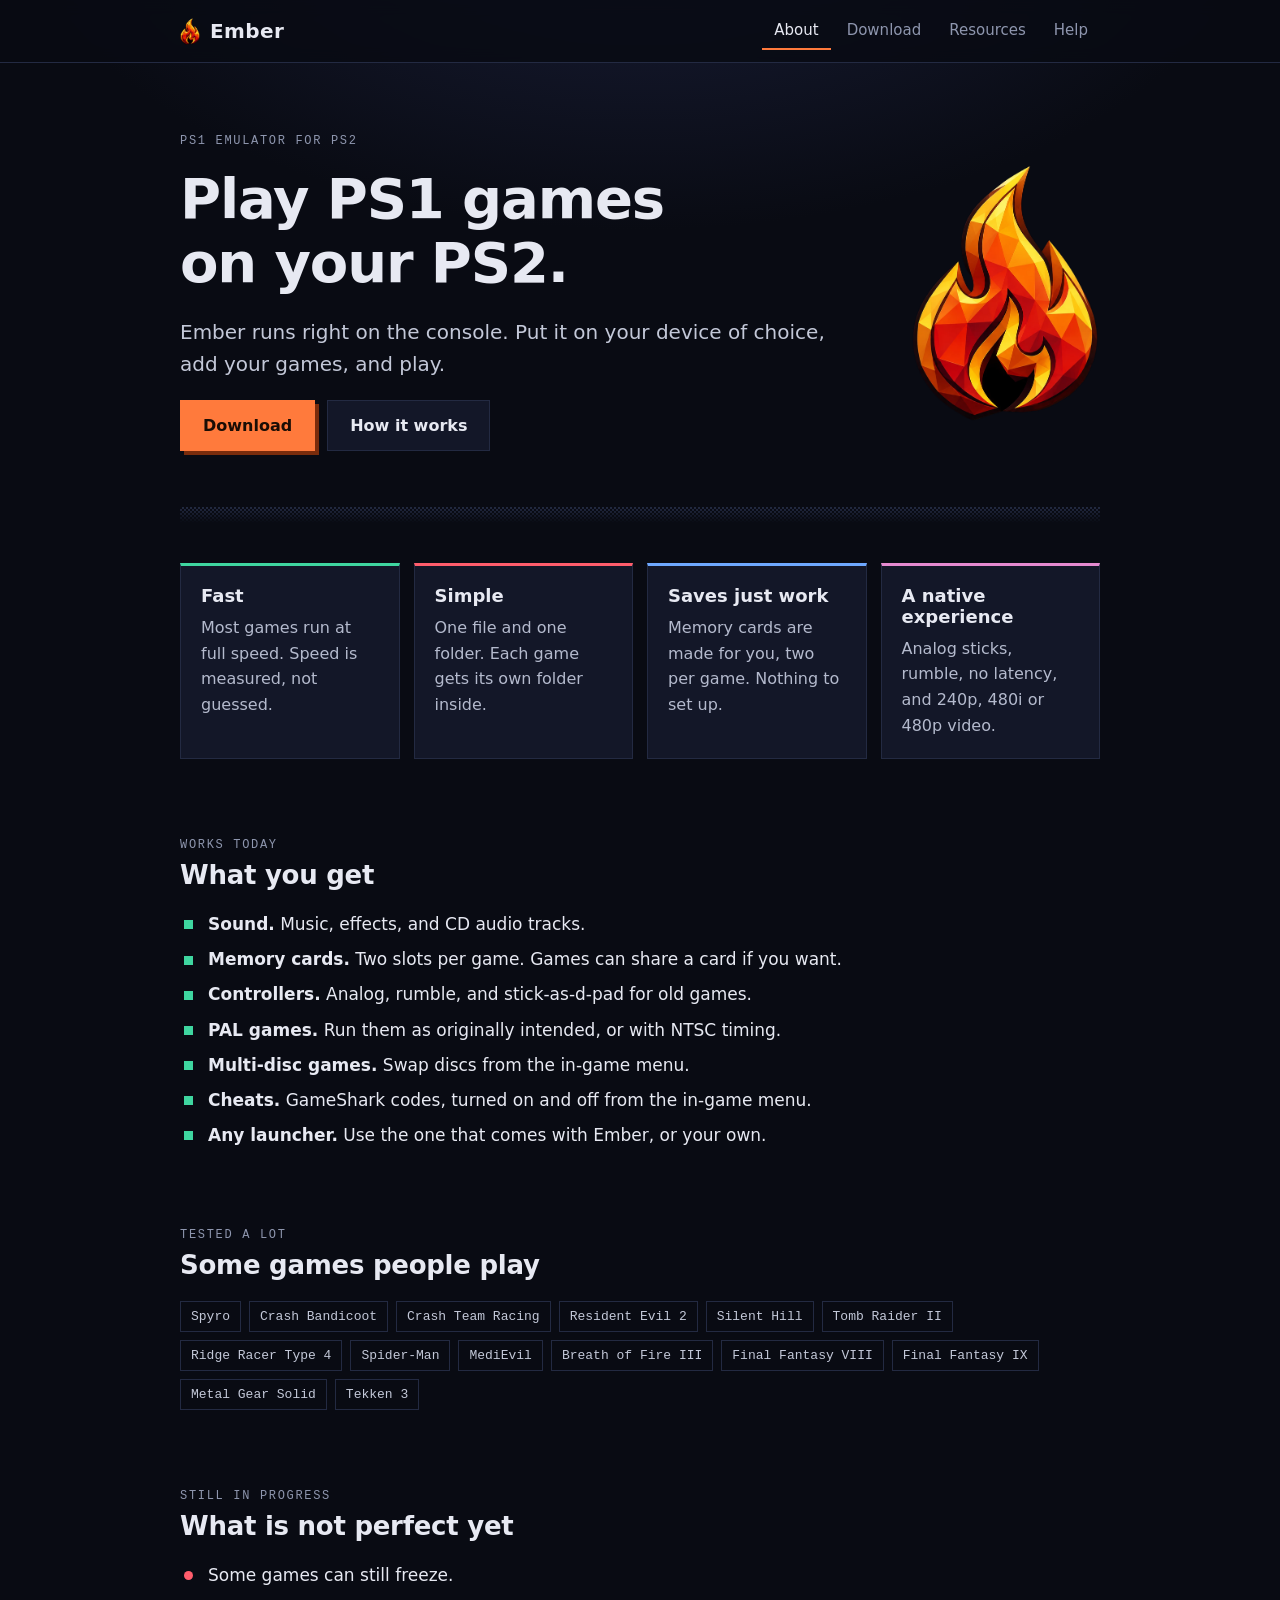
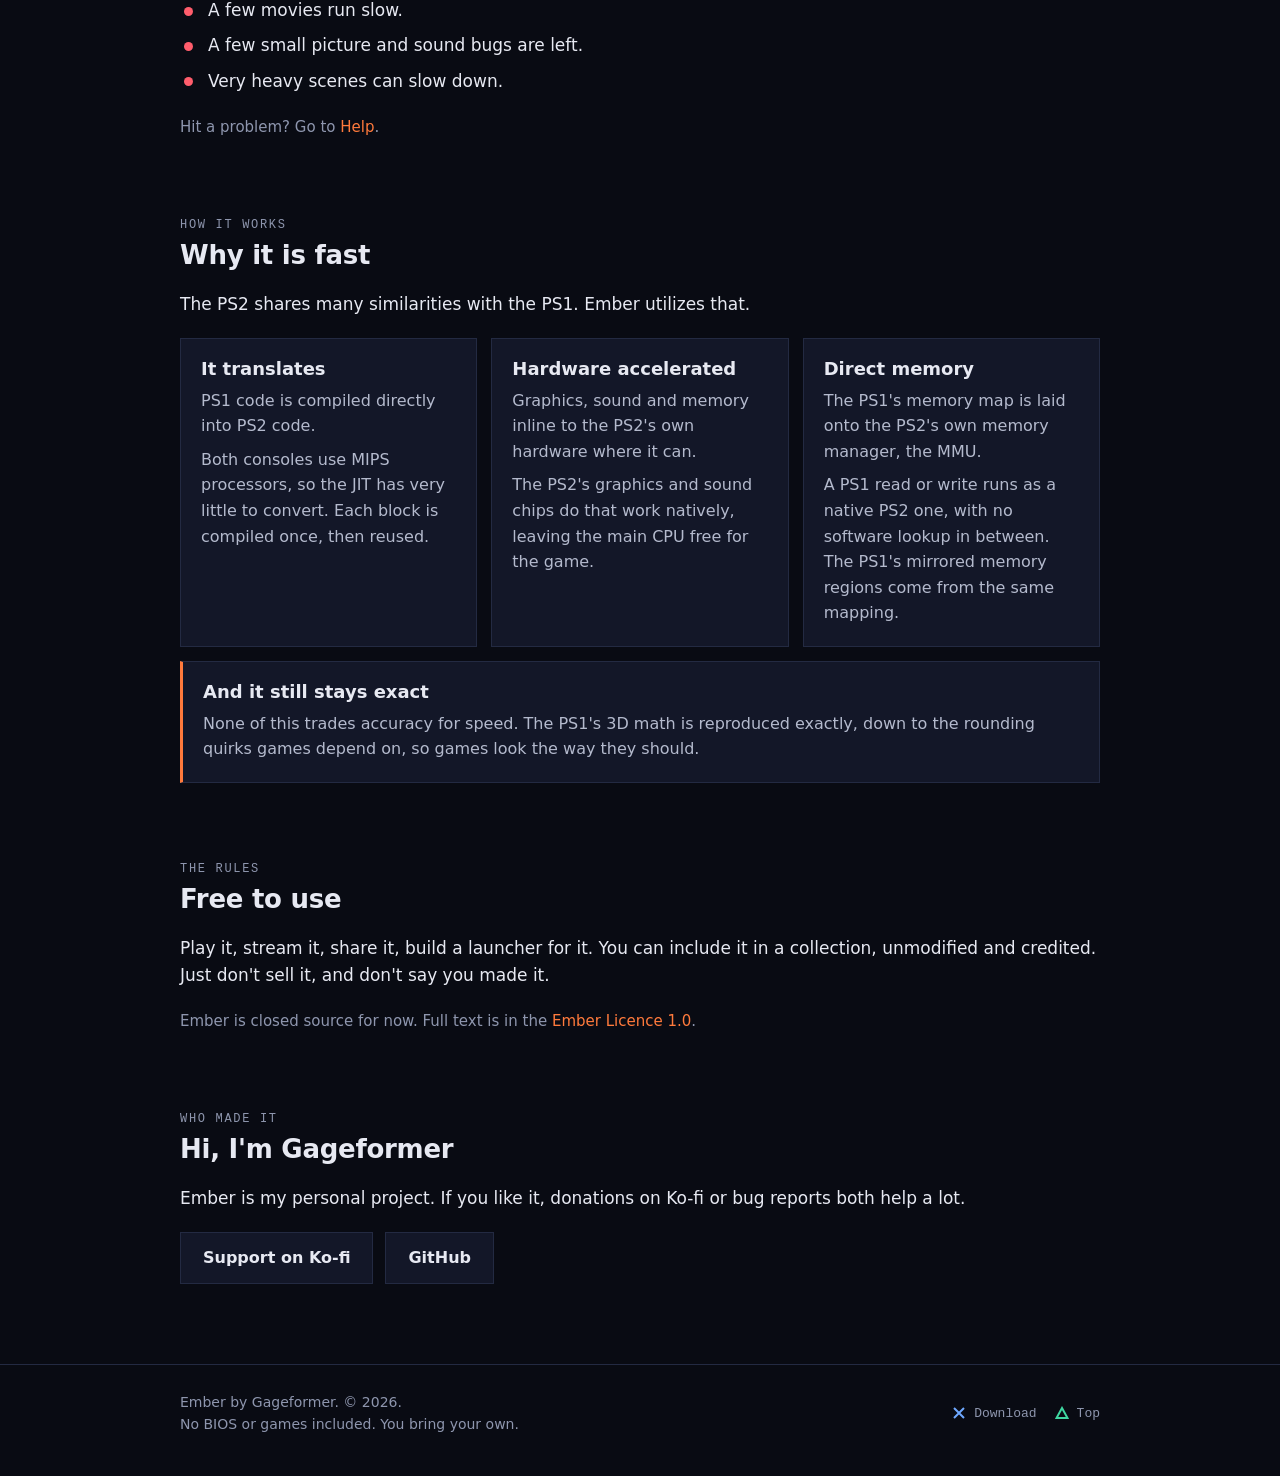
<file: index.html>
<!doctype html>
<html lang="en">
<head>
  <meta charset="utf-8">
  <meta name="viewport" content="width=device-width, initial-scale=1">
  <title>Ember — PS1 games on your PS2</title>
  <meta name="description" content="Ember is a PS1 emulator that runs on the PS2. Put it on your device of choice, add your games, and play.">
  <meta name="theme-color" content="#090b13">
  <link rel="icon" href="favicon.png?v=7" type="image/png">
  <link rel="stylesheet" href="style.css?v=6">
</head>
<body>

<header class="top">
  <div class="wrap">
    <a class="brand" href="index.html"><img src="logo.png?v=7" alt="" width="20" height="27">Ember</a>
    <nav class="nav">
      <a class="here" href="index.html">About</a>
      <a href="download.html">Download</a>
      <a href="resources.html">Resources</a>
      <a href="help.html">Help</a>
    </nav>
  </div>
</header>

<main class="wrap">

  <div class="hero">
    <div>
      <p class="label">PS1 emulator for PS2</p>
      <h1>Play PS1 games<br>on your PS2.</h1>
      <p class="lead">Ember runs right on the console. Put it on your device of choice, add your games, and play.</p>
      <div class="btns">
        <a class="btn go" href="download.html">Download</a>
        <a class="btn" href="#how">How it works</a>
      </div>
    </div>
    <img class="flame" src="logo.png?v=7" alt="Ember logo" width="190" height="260">
  </div>

  <div class="dither"></div>

  <section>
    <div class="grid">
      <div class="card t">
        <h3>Fast</h3>
        <p>Most games run at full speed. Speed is measured, not guessed.</p>
      </div>
      <div class="card c">
        <h3>Simple</h3>
        <p>One file and one folder. Each game gets its own folder inside.</p>
      </div>
      <div class="card x">
        <h3>Saves just work</h3>
        <p>Memory cards are made for you, two per game. Nothing to set up.</p>
      </div>
      <div class="card s">
        <h3>A native experience</h3>
        <p>Analog sticks, rumble, no latency, and 240p, 480i or 480p video.</p>
      </div>
    </div>
  </section>

  <section>
    <p class="label">Works today</p>
    <h2>What you get</h2>
    <ul class="ticks">
      <li><b>Sound.</b> Music, effects, and CD audio tracks.</li>
      <li><b>Memory cards.</b> Two slots per game. Games can share a card if you want.</li>
      <li><b>Controllers.</b> Analog, rumble, and stick-as-d-pad for old games.</li>
      <li><b>PAL games.</b> Run them as originally intended, or with NTSC timing.</li>
      <li><b>Multi-disc games.</b> Swap discs from the in-game menu.</li>
      <li><b>Cheats.</b> GameShark codes, turned on and off from the in-game menu.</li>
      <li><b>Any launcher.</b> Use the one that comes with Ember, or your own.</li>
    </ul>
  </section>

  <section>
    <p class="label">Tested a lot</p>
    <h2>Some games people play</h2>
    <ul class="chips">
      <li>Spyro</li>
      <li>Crash Bandicoot</li>
      <li>Crash Team Racing</li>
      <li>Resident Evil 2</li>
      <li>Silent Hill</li>
      <li>Tomb Raider II</li>
      <li>Ridge Racer Type 4</li>
      <li>Spider-Man</li>
      <li>MediEvil</li>
      <li>Breath of Fire III</li>
      <li>Final Fantasy VIII</li>
      <li>Final Fantasy IX</li>
      <li>Metal Gear Solid</li>
      <li>Tekken 3</li>
    </ul>
  </section>

  <section>
    <p class="label">Still in progress</p>
    <h2>What is not perfect yet</h2>
    <ul class="ticks warn">
      <li>Some games can still freeze.</li>
      <li>A few movies run slow.</li>
      <li>A few small picture and sound bugs are left.</li>
      <li>Very heavy scenes can slow down.</li>
    </ul>
    <p class="muted small">Hit a problem? Go to <a href="help.html">Help</a>.</p>
  </section>

  <section id="how">
    <p class="label">How it works</p>
    <h2>Why it is fast</h2>
    <p>The PS2 shares many similarities with the PS1. Ember utilizes that.</p>
    <div class="grid wide">
      <div class="card">
        <h3>It translates</h3>
        <p>PS1 code is compiled directly into PS2 code.</p>
        <p>Both consoles use MIPS processors, so the JIT has very little to convert. Each block is compiled once, then reused.</p>
      </div>
      <div class="card">
        <h3>Hardware accelerated</h3>
        <p>Graphics, sound and memory inline to the PS2's own hardware where it can.</p>
        <p>The PS2's graphics and sound chips do that work natively, leaving the main CPU free for the game.</p>
      </div>
      <div class="card">
        <h3>Direct memory</h3>
        <p>The PS1's memory map is laid onto the PS2's own memory manager, the MMU.</p>
        <p>A PS1 read or write runs as a native PS2 one, with no software lookup in between. The PS1's mirrored memory regions come from the same mapping.</p>
      </div>
    </div>
    <div class="card accent">
      <h3>And it still stays exact</h3>
      <p>None of this trades accuracy for speed. The PS1's 3D math is reproduced exactly, down to the rounding quirks games depend on, so games look the way they should.</p>
    </div>
  </section>

  <section>
    <p class="label">The rules</p>
    <h2>Free to use</h2>
    <p>Play it, stream it, share it, build a launcher for it. You can include it in a collection, unmodified and credited. Just don't sell it, and don't say you made it.</p>
    <p class="muted small">Ember is closed source for now. Full text is in the <a href="https://github.com/Gageformer/Ember/blob/main/LICENSE.txt">Ember Licence 1.0</a>.</p>
  </section>

  <section>
    <p class="label">Who made it</p>
    <h2>Hi, I'm Gageformer</h2>
    <p>Ember is my personal project. If you like it, donations on Ko-fi or bug reports both help a lot.</p>
    <div class="btns">
      <a class="btn" href="https://ko-fi.com/gageformer">Support on Ko-fi</a>
      <a class="btn" href="https://github.com/Gageformer/Ember">GitHub</a>
    </div>
  </section>

</main>

<footer class="foot">
  <div class="wrap">
    <div>
      <p>Ember by Gageformer. © 2026.</p>
      <p>No BIOS or games included. You bring your own.</p>
    </div>
    <div class="hints">
      <a href="download.html"><svg class="pad" viewBox="0 0 14 14" aria-hidden="true"><path d="M2 2l10 10M12 2L2 12" stroke="#6ea8ff" stroke-width="2" fill="none"/></svg>Download</a>
      <a href="#"><svg class="pad" viewBox="0 0 14 14" aria-hidden="true"><path d="M7 2l5.5 10h-11z" stroke="#3fd6a0" stroke-width="2" fill="none"/></svg>Top</a>
    </div>
  </div>
</footer>

</body>
</html>
</file>
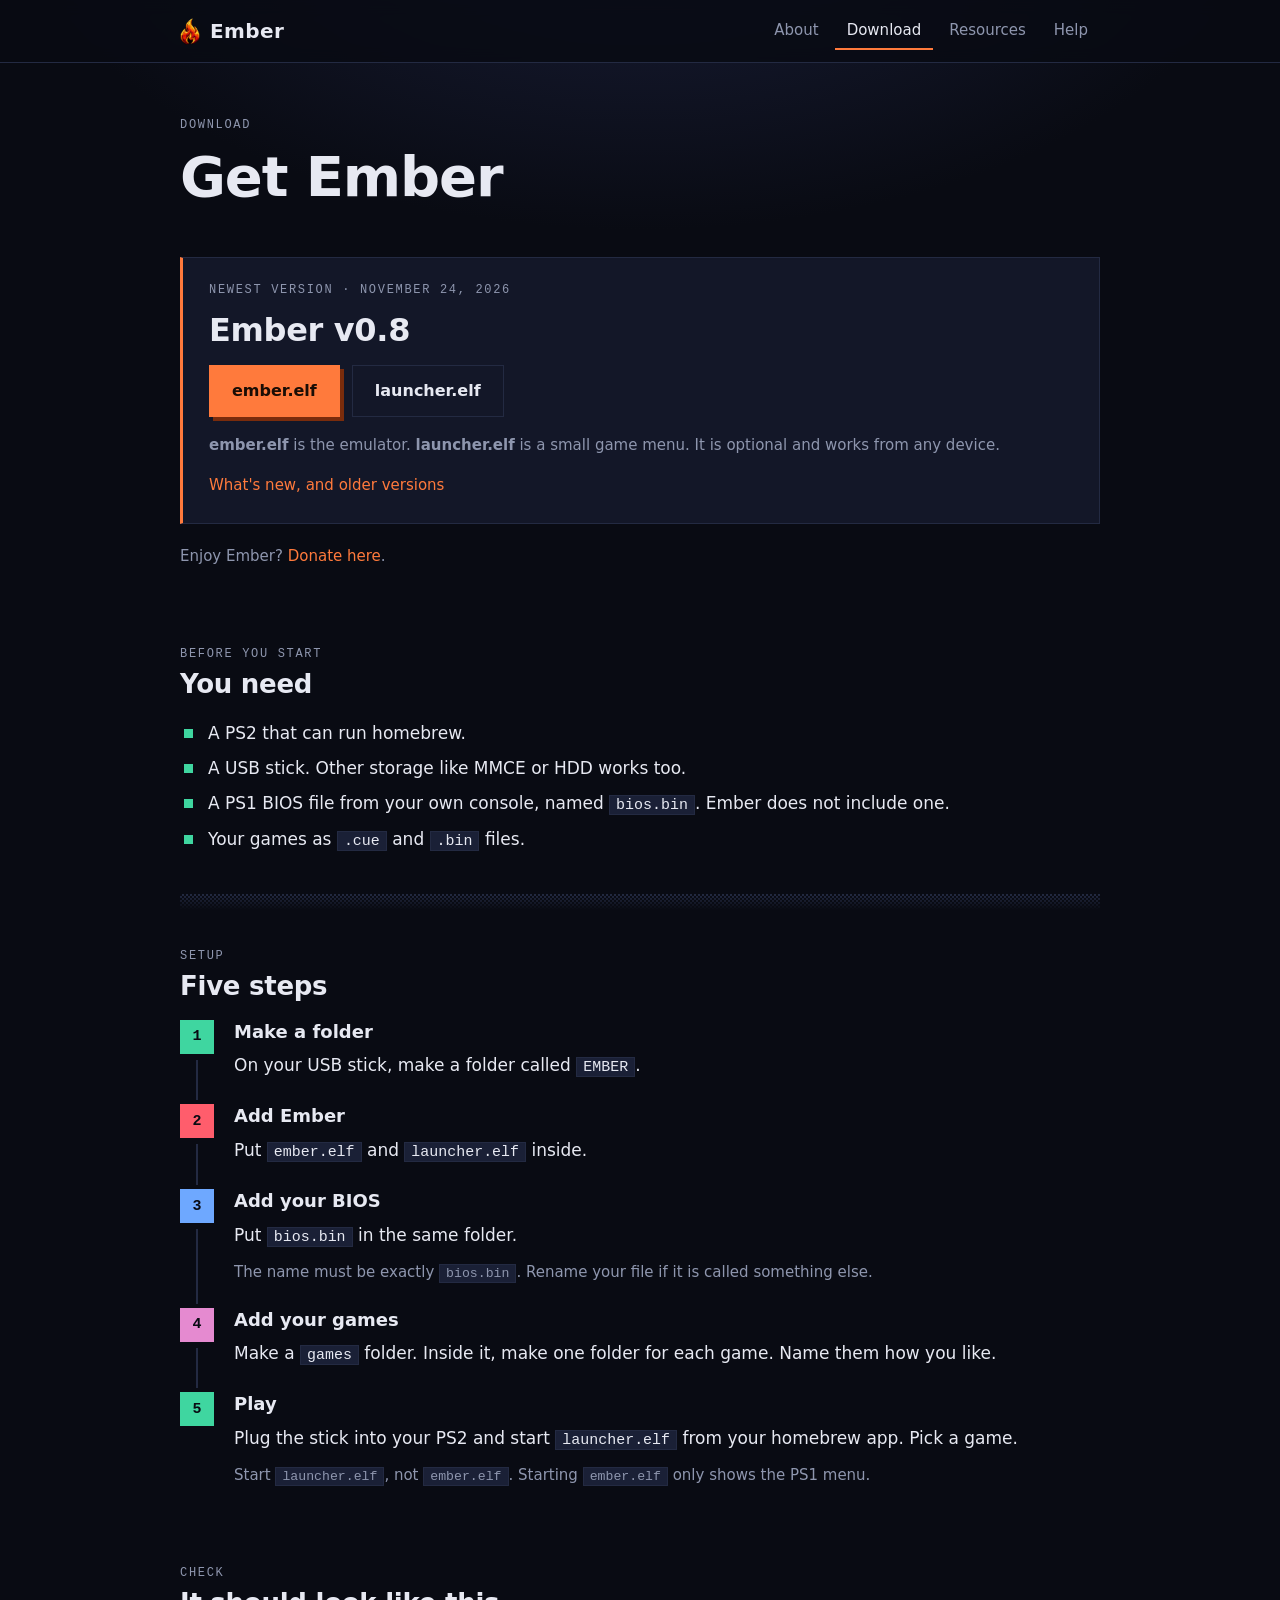
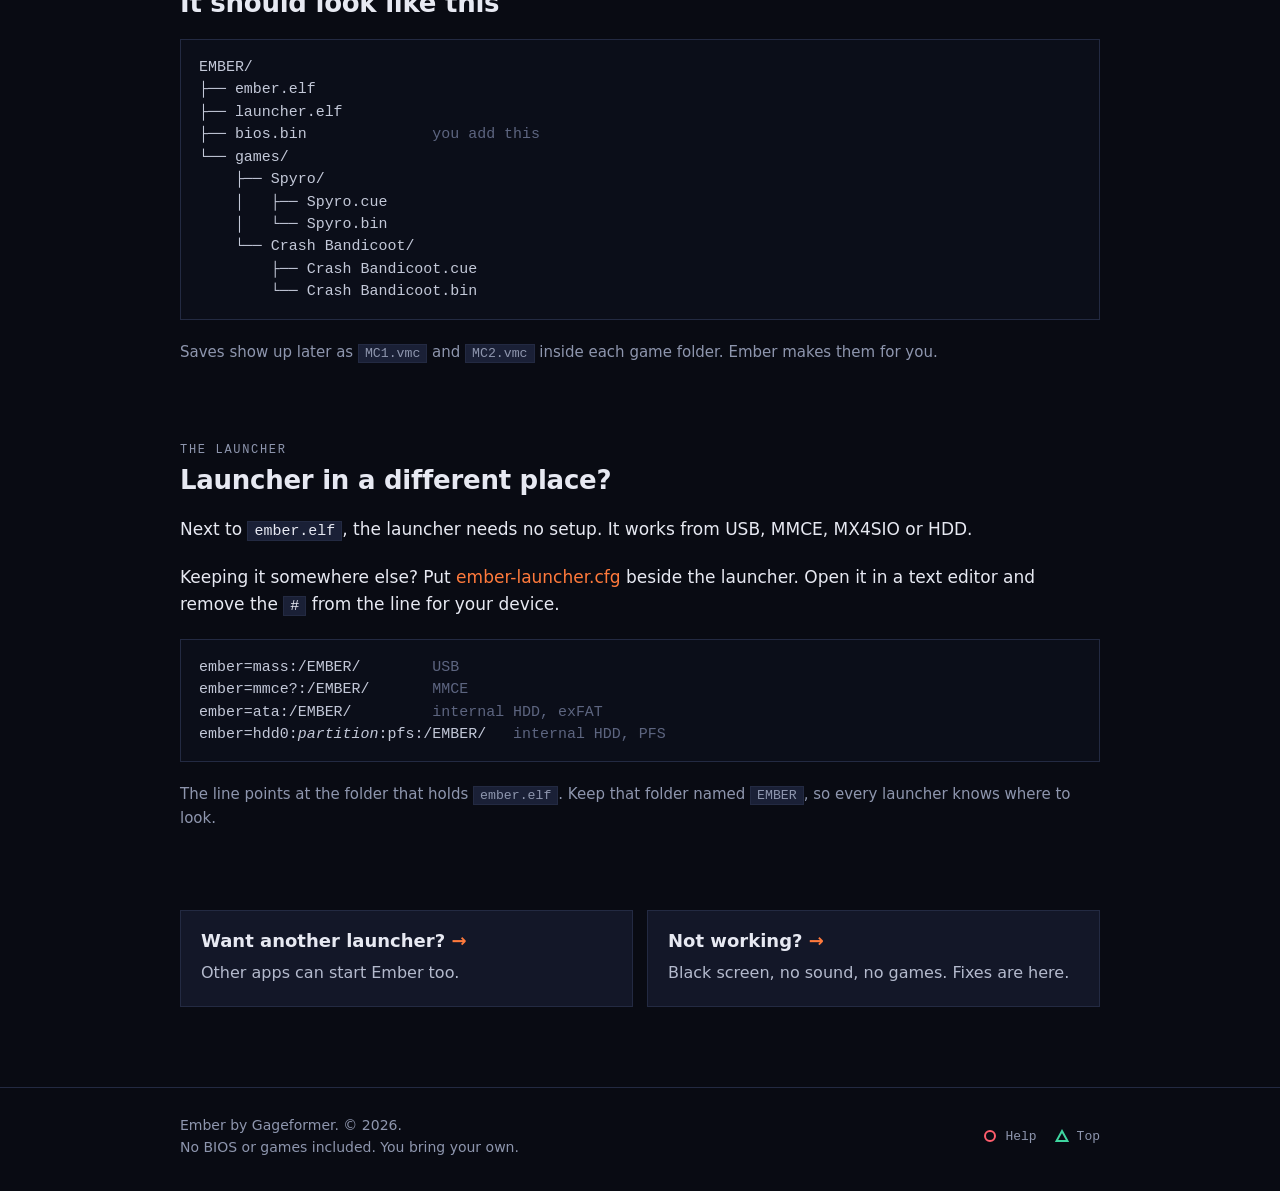
<file: download.html>
<!doctype html>
<html lang="en">
<head>
  <meta charset="utf-8">
  <meta name="viewport" content="width=device-width, initial-scale=1">
  <title>Download — Ember</title>
  <meta name="description" content="Download Ember and set it up on your PS2 in five steps.">
  <meta name="theme-color" content="#090b13">
  <link rel="icon" href="favicon.png?v=7" type="image/png">
  <link rel="stylesheet" href="style.css?v=6">
</head>
<body>

<header class="top">
  <div class="wrap">
    <a class="brand" href="index.html"><img src="logo.png?v=7" alt="" width="20" height="27">Ember</a>
    <nav class="nav">
      <a href="index.html">About</a>
      <a class="here" href="download.html">Download</a>
      <a href="resources.html">Resources</a>
      <a href="help.html">Help</a>
    </nav>
  </div>
</header>

<main class="wrap">

  <div class="page-head">
    <p class="label">Download</p>
    <h1>Get Ember</h1>
  </div>

  <section>
    <div class="release">
      <p class="label">Newest version · <span data-release-date>November 24, 2026</span></p>
      <h2 data-release-name>Ember v0.8</h2>
      <div class="btns">
        <a class="btn go" data-dl="ember.elf" href="https://github.com/Gageformer/Ember/releases/download/v0.8/ember.elf">ember.elf</a>
        <a class="btn" href="https://github.com/Gageformer/Ember/releases/download/Launcher/launcher.elf">launcher.elf</a>
      </div>
      <p class="muted small"><b>ember.elf</b> is the emulator. <b>launcher.elf</b> is a small game menu. It is optional and works from any device.</p>
      <p class="small"><a href="https://github.com/Gageformer/Ember/releases">What's new, and older versions</a></p>
    </div>
    <p class="muted small">Enjoy Ember? <a href="https://ko-fi.com/gageformer">Donate here</a>.</p>
  </section>

  <section>
    <p class="label">Before you start</p>
    <h2>You need</h2>
    <ul class="ticks">
      <li>A PS2 that can run homebrew.</li>
      <li>A USB stick. Other storage like MMCE or HDD works too.</li>
      <li>A PS1 BIOS file from your own console, named <code>bios.bin</code>. Ember does not include one.</li>
      <li>Your games as <code>.cue</code> and <code>.bin</code> files.</li>
    </ul>
  </section>

  <div class="dither"></div>

  <section>
    <p class="label">Setup</p>
    <h2>Five steps</h2>
    <ol class="steps">
      <li>
        <h3>Make a folder</h3>
        <p>On your USB stick, make a folder called <code>EMBER</code>.</p>
      </li>
      <li>
        <h3>Add Ember</h3>
        <p>Put <code>ember.elf</code> and <code>launcher.elf</code> inside.</p>
      </li>
      <li>
        <h3>Add your BIOS</h3>
        <p>Put <code>bios.bin</code> in the same folder.</p>
        <p class="muted small">The name must be exactly <code>bios.bin</code>. Rename your file if it is called something else.</p>
      </li>
      <li>
        <h3>Add your games</h3>
        <p>Make a <code>games</code> folder. Inside it, make one folder for each game. Name them how you like.</p>
      </li>
      <li>
        <h3>Play</h3>
        <p>Plug the stick into your PS2 and start <code>launcher.elf</code> from your homebrew app. Pick a game.</p>
        <p class="muted small">Start <code>launcher.elf</code>, not <code>ember.elf</code>. Starting <code>ember.elf</code> only shows the PS1 menu.</p>
      </li>
    </ol>
  </section>

  <section>
    <p class="label">Check</p>
    <h2>It should look like this</h2>
<pre>EMBER/
├── ember.elf
├── launcher.elf
├── bios.bin              <span class="dim">you add this</span>
└── games/
    ├── Spyro/
    │   ├── Spyro.cue
    │   └── Spyro.bin
    └── Crash Bandicoot/
        ├── Crash Bandicoot.cue
        └── Crash Bandicoot.bin</pre>
    <p class="muted small">Saves show up later as <code>MC1.vmc</code> and <code>MC2.vmc</code> inside each game folder. Ember makes them for you.</p>
  </section>

  <section id="launcher">
    <p class="label">The launcher</p>
    <h2>Launcher in a different place?</h2>
    <p>Next to <code>ember.elf</code>, the launcher needs no setup. It works from USB, MMCE, MX4SIO or HDD.</p>
    <p>Keeping it somewhere else? Put <a href="https://github.com/Gageformer/Ember/releases/download/Launcher/ember-launcher.cfg">ember-launcher.cfg</a> beside the launcher. Open it in a text editor and remove the <code>#</code> from the line for your device.</p>
<pre>ember=mass:/EMBER/        <span class="dim">USB</span>
ember=mmce?:/EMBER/       <span class="dim">MMCE</span>
ember=ata:/EMBER/         <span class="dim">internal HDD, exFAT</span>
ember=hdd0:<i>partition</i>:pfs:/EMBER/   <span class="dim">internal HDD, PFS</span></pre>
    <p class="muted small">The line points at the folder that holds <code>ember.elf</code>. Keep that folder named <code>EMBER</code>, so every launcher knows where to look.</p>
  </section>

  <section>
    <div class="grid">
      <a class="card" href="resources.html">
        <h3>Want another launcher?</h3>
        <p>Other apps can start Ember too.</p>
      </a>
      <a class="card" href="help.html">
        <h3>Not working?</h3>
        <p>Black screen, no sound, no games. Fixes are here.</p>
      </a>
    </div>
  </section>

</main>

<footer class="foot">
  <div class="wrap">
    <div>
      <p>Ember by Gageformer. © 2026.</p>
      <p>No BIOS or games included. You bring your own.</p>
    </div>
    <div class="hints">
      <a href="help.html"><svg class="pad" viewBox="0 0 14 14" aria-hidden="true"><circle cx="7" cy="7" r="5" stroke="#ff5d6c" stroke-width="2" fill="none"/></svg>Help</a>
      <a href="#"><svg class="pad" viewBox="0 0 14 14" aria-hidden="true"><path d="M7 2l5.5 10h-11z" stroke="#3fd6a0" stroke-width="2" fill="none"/></svg>Top</a>
    </div>
  </div>
</footer>

<script src="main.js?v=3"></script>
</body>
</html>
</file>
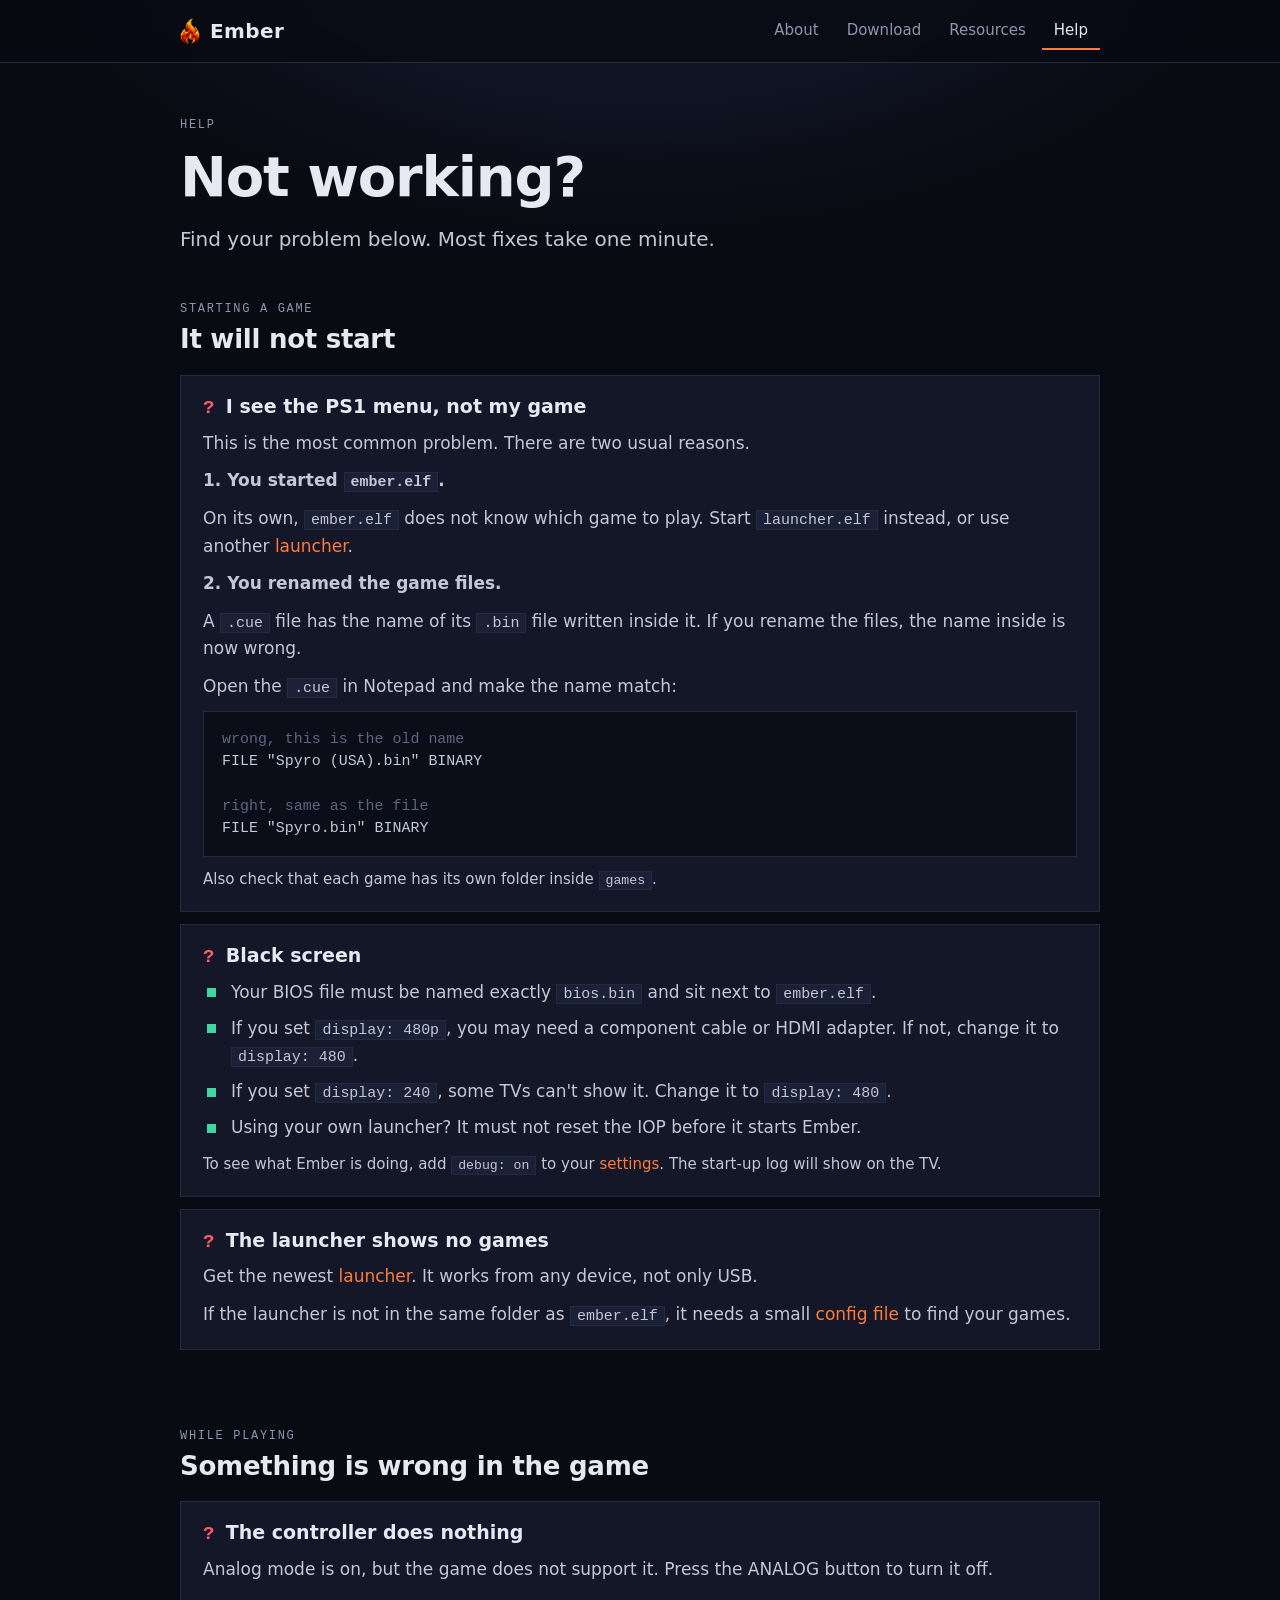
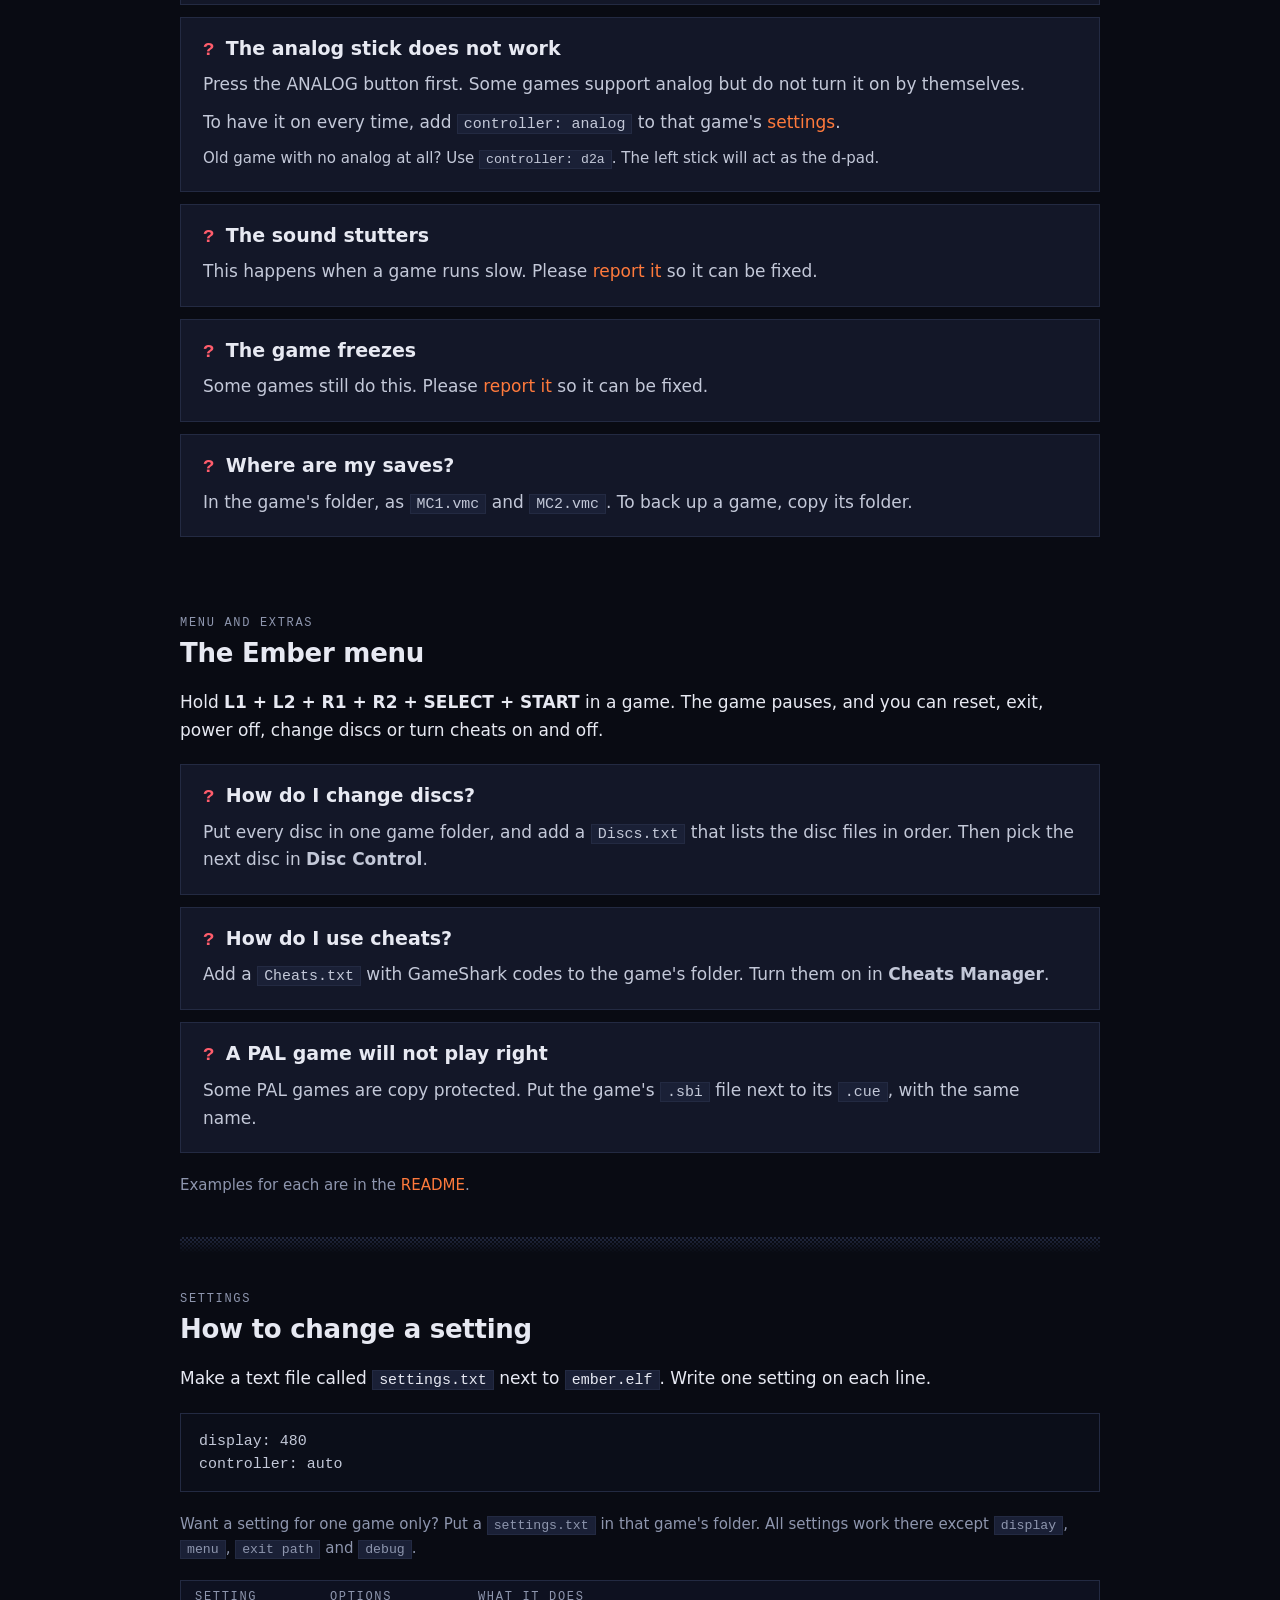
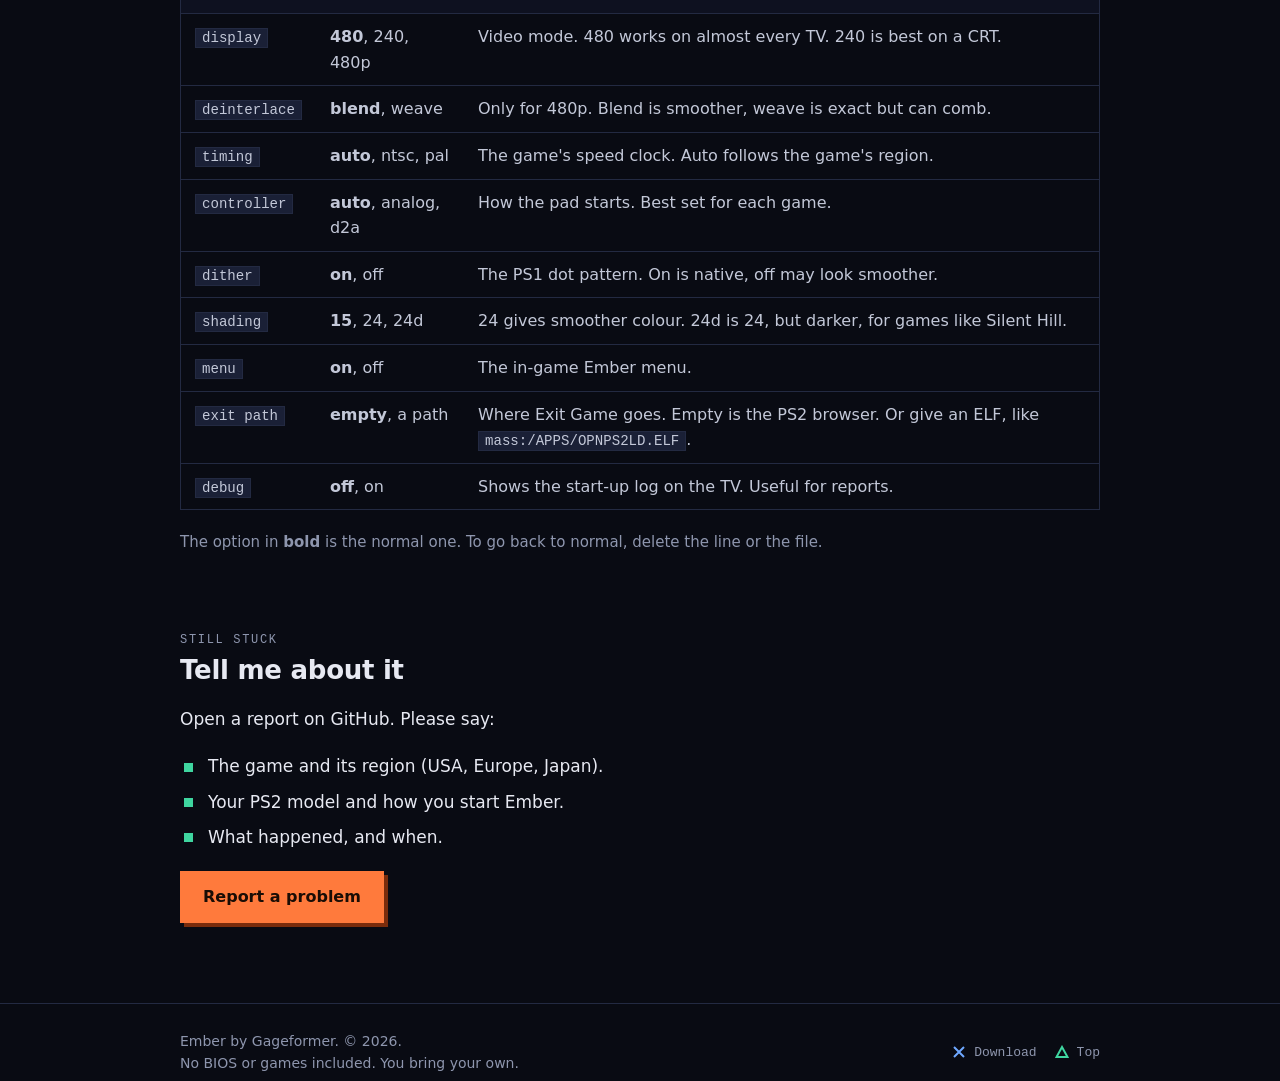
<file: help.html>
<!doctype html>
<html lang="en">
<head>
  <meta charset="utf-8">
  <meta name="viewport" content="width=device-width, initial-scale=1">
  <title>Help — Ember</title>
  <meta name="description" content="Ember not working? Common problems and how to fix them.">
  <meta name="theme-color" content="#090b13">
  <link rel="icon" href="favicon.png?v=7" type="image/png">
  <link rel="stylesheet" href="style.css?v=6">
</head>
<body>

<header class="top">
  <div class="wrap">
    <a class="brand" href="index.html"><img src="logo.png?v=7" alt="" width="20" height="27">Ember</a>
    <nav class="nav">
      <a href="index.html">About</a>
      <a href="download.html">Download</a>
      <a href="resources.html">Resources</a>
      <a class="here" href="help.html">Help</a>
    </nav>
  </div>
</header>

<main class="wrap">

  <div class="page-head">
    <p class="label">Help</p>
    <h1>Not working?</h1>
    <p class="lead">Find your problem below. Most fixes take one minute.</p>
  </div>

  <section>
    <p class="label">Starting a game</p>
    <h2>It will not start</h2>

    <div class="fix">
      <h3>I see the PS1 menu, not my game</h3>
      <p>This is the most common problem. There are two usual reasons.</p>

      <p><b>1. You started <code>ember.elf</code>.</b></p>
      <p>On its own, <code>ember.elf</code> does not know which game to play. Start <code>launcher.elf</code> instead, or use another <a href="resources.html">launcher</a>.</p>

      <p><b>2. You renamed the game files.</b></p>
      <p>A <code>.cue</code> file has the name of its <code>.bin</code> file written inside it. If you rename the files, the name inside is now wrong.</p>
      <p>Open the <code>.cue</code> in Notepad and make the name match:</p>
<pre><span class="dim">wrong, this is the old name</span>
FILE "Spyro (USA).bin" BINARY

<span class="dim">right, same as the file</span>
FILE "Spyro.bin" BINARY</pre>

      <p class="muted small">Also check that each game has its own folder inside <code>games</code>.</p>
    </div>

    <div class="fix">
      <h3>Black screen</h3>
      <ul class="ticks">
        <li>Your BIOS file must be named exactly <code>bios.bin</code> and sit next to <code>ember.elf</code>.</li>
        <li>If you set <code>display: 480p</code>, you may need a component cable or HDMI adapter. If not, change it to <code>display: 480</code>.</li>
        <li>If you set <code>display: 240</code>, some TVs can't show it. Change it to <code>display: 480</code>.</li>
        <li>Using your own launcher? It must not reset the IOP before it starts Ember.</li>
      </ul>
      <p class="muted small">To see what Ember is doing, add <code>debug: on</code> to your <a href="#settings">settings</a>. The start-up log will show on the TV.</p>
    </div>

    <div class="fix">
      <h3>The launcher shows no games</h3>
      <p>Get the newest <a href="download.html">launcher</a>. It works from any device, not only USB.</p>
      <p>If the launcher is not in the same folder as <code>ember.elf</code>, it needs a small <a href="download.html#launcher">config file</a> to find your games.</p>
    </div>
  </section>

  <section>
    <p class="label">While playing</p>
    <h2>Something is wrong in the game</h2>

    <div class="fix">
      <h3>The controller does nothing</h3>
      <p>Analog mode is on, but the game does not support it. Press the ANALOG button to turn it off.</p>
    </div>

    <div class="fix">
      <h3>The analog stick does not work</h3>
      <p>Press the ANALOG button first. Some games support analog but do not turn it on by themselves.</p>
      <p>To have it on every time, add <code>controller: analog</code> to that game's <a href="#settings">settings</a>.</p>
      <p class="muted small">Old game with no analog at all? Use <code>controller: d2a</code>. The left stick will act as the d-pad.</p>
    </div>

    <div class="fix">
      <h3>The sound stutters</h3>
      <p>This happens when a game runs slow. Please <a href="https://github.com/Gageformer/Ember/issues">report it</a> so it can be fixed.</p>
    </div>

    <div class="fix">
      <h3>The game freezes</h3>
      <p>Some games still do this. Please <a href="https://github.com/Gageformer/Ember/issues">report it</a> so it can be fixed.</p>
    </div>

    <div class="fix">
      <h3>Where are my saves?</h3>
      <p>In the game's folder, as <code>MC1.vmc</code> and <code>MC2.vmc</code>. To back up a game, copy its folder.</p>
    </div>
  </section>

  <section id="menu">
    <p class="label">Menu and extras</p>
    <h2>The Ember menu</h2>
    <p>Hold <b>L1 + L2 + R1 + R2 + SELECT + START</b> in a game. The game pauses, and you can reset, exit, power off, change discs or turn cheats on and off.</p>

    <div class="fix">
      <h3>How do I change discs?</h3>
      <p>Put every disc in one game folder, and add a <code>Discs.txt</code> that lists the disc files in order. Then pick the next disc in <b>Disc Control</b>.</p>
    </div>

    <div class="fix">
      <h3>How do I use cheats?</h3>
      <p>Add a <code>Cheats.txt</code> with GameShark codes to the game's folder. Turn them on in <b>Cheats Manager</b>.</p>
    </div>

    <div class="fix">
      <h3>A PAL game will not play right</h3>
      <p>Some PAL games are copy protected. Put the game's <code>.sbi</code> file next to its <code>.cue</code>, with the same name.</p>
    </div>

    <p class="muted small">Examples for each are in the <a href="https://github.com/Gageformer/Ember#the-ember-menu">README</a>.</p>
  </section>

  <div class="dither"></div>

  <section id="settings">
    <p class="label">Settings</p>
    <h2>How to change a setting</h2>
    <p>Make a text file called <code>settings.txt</code> next to <code>ember.elf</code>. Write one setting on each line.</p>
<pre>display: 480
controller: auto</pre>
    <p class="muted small">Want a setting for one game only? Put a <code>settings.txt</code> in that game's folder. All settings work there except <code>display</code>, <code>menu</code>, <code>exit path</code> and <code>debug</code>.</p>

    <div class="table-scroll">
      <table>
        <thead>
          <tr><th>Setting</th><th>Options</th><th>What it does</th></tr>
        </thead>
        <tbody>
          <tr><td><code>display</code></td><td><b>480</b>, 240, 480p</td><td>Video mode. 480 works on almost every TV. 240 is best on a CRT.</td></tr>
          <tr><td><code>deinterlace</code></td><td><b>blend</b>, weave</td><td>Only for 480p. Blend is smoother, weave is exact but can comb.</td></tr>
          <tr><td><code>timing</code></td><td><b>auto</b>, ntsc, pal</td><td>The game's speed clock. Auto follows the game's region.</td></tr>
          <tr><td><code>controller</code></td><td><b>auto</b>, analog, d2a</td><td>How the pad starts. Best set for each game.</td></tr>
          <tr><td><code>dither</code></td><td><b>on</b>, off</td><td>The PS1 dot pattern. On is native, off may look smoother.</td></tr>
          <tr><td><code>shading</code></td><td><b>15</b>, 24, 24d</td><td>24 gives smoother colour. 24d is 24, but darker, for games like Silent Hill.</td></tr>
          <tr><td><code>menu</code></td><td><b>on</b>, off</td><td>The in-game Ember menu.</td></tr>
          <tr><td><code>exit path</code></td><td><b>empty</b>, a path</td><td>Where Exit Game goes. Empty is the PS2 browser. Or give an ELF, like <code>mass:/APPS/OPNPS2LD.ELF</code>.</td></tr>
          <tr><td><code>debug</code></td><td><b>off</b>, on</td><td>Shows the start-up log on the TV. Useful for reports.</td></tr>
        </tbody>
      </table>
    </div>
    <p class="muted small">The option in <b>bold</b> is the normal one. To go back to normal, delete the line or the file.</p>
  </section>

  <section>
    <p class="label">Still stuck</p>
    <h2>Tell me about it</h2>
    <p>Open a report on GitHub. Please say:</p>
    <ul class="ticks">
      <li>The game and its region (USA, Europe, Japan).</li>
      <li>Your PS2 model and how you start Ember.</li>
      <li>What happened, and when.</li>
    </ul>
    <div class="btns">
      <a class="btn go" href="https://github.com/Gageformer/Ember/issues">Report a problem</a>
    </div>
  </section>

</main>

<footer class="foot">
  <div class="wrap">
    <div>
      <p>Ember by Gageformer. © 2026.</p>
      <p>No BIOS or games included. You bring your own.</p>
    </div>
    <div class="hints">
      <a href="download.html"><svg class="pad" viewBox="0 0 14 14" aria-hidden="true"><path d="M2 2l10 10M12 2L2 12" stroke="#6ea8ff" stroke-width="2" fill="none"/></svg>Download</a>
      <a href="#"><svg class="pad" viewBox="0 0 14 14" aria-hidden="true"><path d="M7 2l5.5 10h-11z" stroke="#3fd6a0" stroke-width="2" fill="none"/></svg>Top</a>
    </div>
  </div>
</footer>

</body>
</html>
</file>
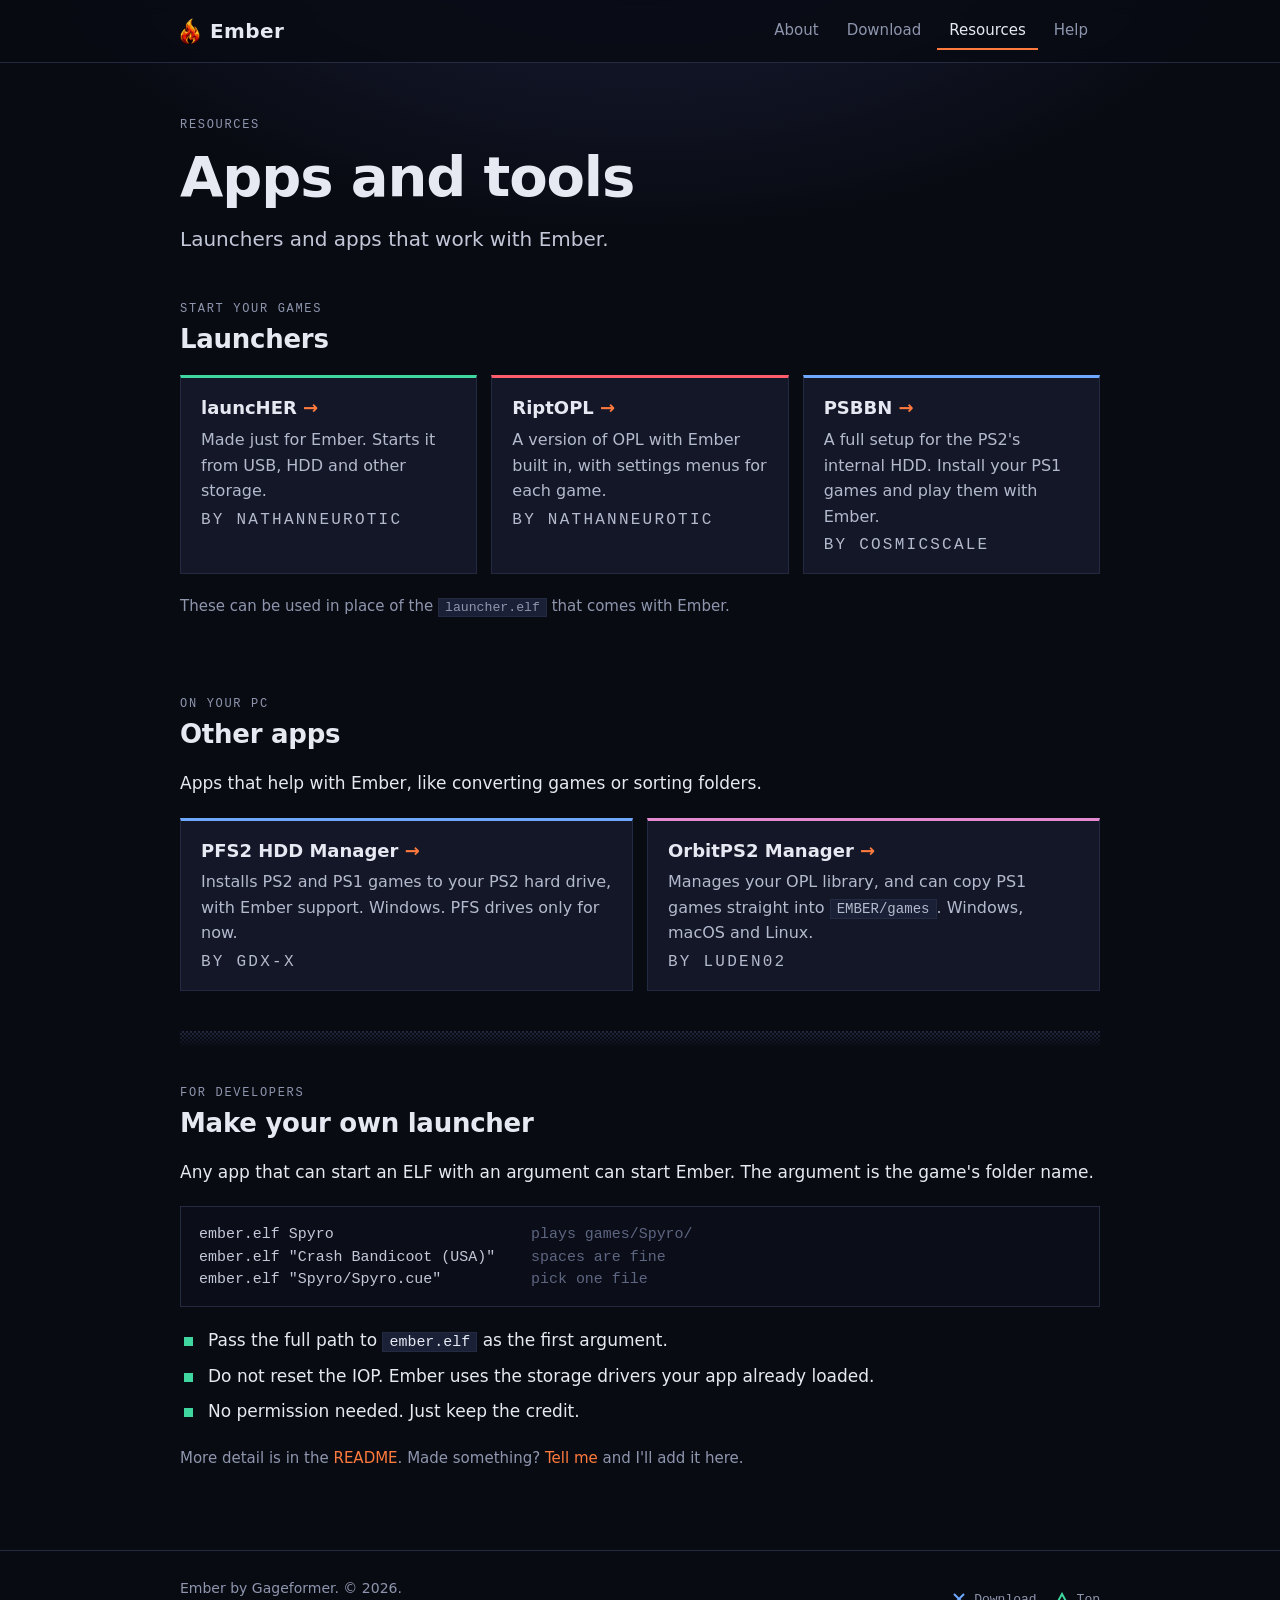
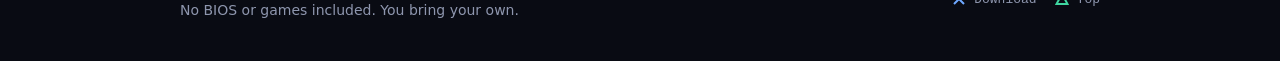
<file: resources.html>
<!doctype html>
<html lang="en">
<head>
  <meta charset="utf-8">
  <meta name="viewport" content="width=device-width, initial-scale=1">
  <title>Resources — Ember</title>
  <meta name="description" content="Apps and tools that work with Ember.">
  <meta name="theme-color" content="#090b13">
  <link rel="icon" href="favicon.png?v=7" type="image/png">
  <link rel="stylesheet" href="style.css?v=6">
</head>
<body>

<header class="top">
  <div class="wrap">
    <a class="brand" href="index.html"><img src="logo.png?v=7" alt="" width="20" height="27">Ember</a>
    <nav class="nav">
      <a href="index.html">About</a>
      <a href="download.html">Download</a>
      <a class="here" href="resources.html">Resources</a>
      <a href="help.html">Help</a>
    </nav>
  </div>
</header>

<main class="wrap">

  <div class="page-head">
    <p class="label">Resources</p>
    <h1>Apps and tools</h1>
    <p class="lead">Launchers and apps that work with Ember.</p>
  </div>

  <!-- To add a link: copy one <a class="card ..."> block and change the text.
       The letter after "card" picks the colour: t, c, x or s. -->

  <section>
    <p class="label">Start your games</p>
    <h2>Launchers</h2>
    <div class="grid">
      <a class="card t" href="https://github.com/NathanNeurotic/launcHER">
        <h3>launcHER</h3>
        <p>Made just for Ember. Starts it from USB, HDD and other storage.</p>
        <p class="label">by NathanNeurotic</p>
      </a>
      <a class="card c" href="https://github.com/NathanNeurotic/Open-PS2-Loader">
        <h3>RiptOPL</h3>
        <p>A version of OPL with Ember built in, with settings menus for each game.</p>
        <p class="label">by NathanNeurotic</p>
      </a>
      <a class="card x" href="https://github.com/CosmicScale/PSBBN-Definitive-Project">
        <h3>PSBBN</h3>
        <p>A full setup for the PS2's internal HDD. Install your PS1 games and play them with Ember.</p>
        <p class="label">by CosmicScale</p>
      </a>
    </div>
    <p class="muted small">These can be used in place of the <code>launcher.elf</code> that comes with Ember.</p>
  </section>

  <section>
    <p class="label">On your PC</p>
    <h2>Other apps</h2>
    <p>Apps that help with Ember, like converting games or sorting folders.</p>
    <div class="grid">
      <a class="card x" href="https://github.com/GDX-X/PFS2-HDD-Manager">
        <h3>PFS2 HDD Manager</h3>
        <p>Installs PS2 and PS1 games to your PS2 hard drive, with Ember support. Windows. PFS drives only for now.</p>
        <p class="label">by GDX-X</p>
      </a>
      <a class="card s" href="https://github.com/Luden02/OrbitPS2-Manager">
        <h3>OrbitPS2 Manager</h3>
        <p>Manages your OPL library, and can copy PS1 games straight into <code>EMBER/games</code>. Windows, macOS and Linux.</p>
        <p class="label">by Luden02</p>
      </a>
    </div>
  </section>

  <div class="dither"></div>

  <section>
    <p class="label">For developers</p>
    <h2>Make your own launcher</h2>
    <p>Any app that can start an ELF with an argument can start Ember. The argument is the game's folder name.</p>
<pre>ember.elf Spyro                      <span class="dim">plays games/Spyro/</span>
ember.elf "Crash Bandicoot (USA)"    <span class="dim">spaces are fine</span>
ember.elf "Spyro/Spyro.cue"          <span class="dim">pick one file</span></pre>
    <ul class="ticks">
      <li>Pass the full path to <code>ember.elf</code> as the first argument.</li>
      <li>Do not reset the IOP. Ember uses the storage drivers your app already loaded.</li>
      <li>No permission needed. Just keep the credit.</li>
    </ul>
    <p class="muted small">More detail is in the <a href="https://github.com/Gageformer/Ember#launching-ember-from-homebrew">README</a>. Made something? <a href="https://github.com/Gageformer/Ember/issues">Tell me</a> and I'll add it here.</p>
  </section>

</main>

<footer class="foot">
  <div class="wrap">
    <div>
      <p>Ember by Gageformer. © 2026.</p>
      <p>No BIOS or games included. You bring your own.</p>
    </div>
    <div class="hints">
      <a href="download.html"><svg class="pad" viewBox="0 0 14 14" aria-hidden="true"><path d="M2 2l10 10M12 2L2 12" stroke="#6ea8ff" stroke-width="2" fill="none"/></svg>Download</a>
      <a href="#"><svg class="pad" viewBox="0 0 14 14" aria-hidden="true"><path d="M7 2l5.5 10h-11z" stroke="#3fd6a0" stroke-width="2" fill="none"/></svg>Top</a>
    </div>
  </div>
</footer>

</body>
</html>
</file>
<file: style.css>
:root {
  --bg: #090b13;
  --bg-2: #0e1120;
  --card: #131728;
  --line: #232a42;
  --text: #e7e9f2;
  --muted: #8e96ae;
  --ember: #ff7a3c;
  --ember-hot: #ffc857;

  /* the four pad buttons */
  --tri: #3fd6a0;
  --circle: #ff5d6c;
  --cross: #6ea8ff;
  --square: #e58ad0;

  --sans: "Segoe UI", system-ui, -apple-system, "Helvetica Neue", Arial, sans-serif;
  --mono: ui-monospace, "Cascadia Mono", Consolas, "SF Mono", Menlo, monospace;
  --wrap: 960px;
}

* { box-sizing: border-box; }

html { scroll-behavior: smooth; }

body {
  margin: 0;
  background:
    radial-gradient(900px 500px at 50% -120px, #1a1f3a 0%, transparent 70%),
    var(--bg);
  background-repeat: no-repeat;
  color: var(--text);
  font: 17px/1.6 var(--sans);
  -webkit-font-smoothing: antialiased;
}

a { color: var(--ember); text-decoration: none; }
a:hover { text-decoration: underline; }

img, svg { max-width: 100%; }

.wrap {
  max-width: var(--wrap);
  margin: 0 auto;
  padding: 0 20px;
}

/* ---------- header ---------- */

.top {
  position: sticky;
  top: 0;
  z-index: 10;
  background: rgba(9, 11, 19, 0.85);
  backdrop-filter: blur(8px);
  border-bottom: 1px solid var(--line);
}

.top .wrap {
  display: flex;
  align-items: center;
  justify-content: space-between;
  flex-wrap: wrap;
  gap: 4px 20px;
  padding-top: 12px;
  padding-bottom: 12px;
}

.brand {
  display: flex;
  align-items: center;
  gap: 10px;
  color: var(--text);
  font-weight: 700;
  font-size: 20px;
  letter-spacing: 0.02em;
}
.brand:hover { text-decoration: none; }
.brand svg { width: 22px; height: 28px; }

.nav { display: flex; flex-wrap: wrap; gap: 4px; }

.nav a {
  color: var(--muted);
  padding: 6px 12px;
  font-size: 15px;
  border-bottom: 2px solid transparent;
}
.nav a:hover { color: var(--text); text-decoration: none; }
.nav a.here { color: var(--text); border-bottom-color: var(--ember); }

/* ---------- type ---------- */

h1, h2, h3 { line-height: 1.15; margin: 0; }

h1 { font-size: clamp(34px, 6vw, 56px); letter-spacing: -0.02em; }
h2 { font-size: 26px; letter-spacing: -0.01em; }
h3 { font-size: 18px; }

p, ul, ol { margin: 0; }

.label {
  font: 12px/1 var(--mono);
  letter-spacing: 0.14em;
  text-transform: uppercase;
  color: var(--muted);
}

.lead { font-size: 20px; color: #c3c8d8; max-width: 34em; }
.muted { color: var(--muted); }
.small { font-size: 15px; }

code, pre { font-family: var(--mono); font-size: 0.88em; }

code {
  background: #1a2036;
  border: 1px solid var(--line);
  padding: 1px 6px;
}

pre {
  margin: 0;
  padding: 16px 18px;
  background: #0b0e19;
  border: 1px solid var(--line);
  color: #c3c8d8;
  overflow-x: auto;
  scrollbar-color: var(--line) transparent;
  line-height: 1.5;
}
pre .dim { color: #5d6580; }

/* ---------- layout ---------- */

.hero {
  display: grid;
  grid-template-columns: 1fr auto;
  align-items: center;
  gap: 40px;
  padding: 72px 0 56px;
}
.hero > div > * + * { margin-top: 20px; }
.hero .flame { width: 190px; height: auto; }

/* shown where a list has nothing in it yet */
.empty {
  border: 1px dashed var(--line);
  padding: 26px 20px;
  color: var(--muted);
  text-align: center;
}

.page-head { padding: 56px 0 8px; }
.page-head > * + * { margin-top: 14px; }

section { padding: 40px 0; scroll-margin-top: 60px; }
section > * + * { margin-top: 20px; }
/* the small label sits close to the heading it belongs to */
section > .label + h2 { margin-top: 10px; }

/* the PS1 dither look, as a divider */
.dither {
  height: 16px;
  background: repeating-conic-gradient(var(--line) 0 25%, transparent 0 50%) 0 0 / 4px 4px;
  -webkit-mask-image: linear-gradient(to bottom, #000, transparent);
  mask-image: linear-gradient(to bottom, #000, transparent);
}

.grid {
  display: grid;
  gap: 14px;
  grid-template-columns: repeat(auto-fit, minmax(210px, 1fr));
}

/* fewer, wider columns for cards with more text */
.grid.wide { grid-template-columns: repeat(auto-fit, minmax(270px, 1fr)); }

.card {
  background: var(--card);
  border: 1px solid var(--line);
  padding: 20px;
}
.card > * + * { margin-top: 8px; }
.card p { color: #b4bacd; font-size: 16px; }

/* a closing statement under a row of cards */
.card.accent { border-left: 3px solid var(--ember); }
.grid + .card.accent { margin-top: 14px; }

/* coloured top edge, one per pad button */
.card.t { border-top: 3px solid var(--tri); }
.card.c { border-top: 3px solid var(--circle); }
.card.x { border-top: 3px solid var(--cross); }
.card.s { border-top: 3px solid var(--square); }

a.card { display: block; color: var(--text); transition: border-color 0.12s, transform 0.12s; }
a.card:hover { text-decoration: none; border-color: var(--ember); transform: translateY(-2px); }
a.card h3::after { content: " \2192"; color: var(--ember); }

/* ---------- buttons ---------- */

.btns { display: flex; flex-wrap: wrap; gap: 12px; }

.btn {
  display: inline-block;
  padding: 12px 22px;
  font-weight: 600;
  font-size: 16px;
  border: 1px solid var(--line);
  color: var(--text);
  background: var(--card);
}
.btn:hover { text-decoration: none; border-color: var(--muted); }

.btn.go {
  background: var(--ember);
  border-color: var(--ember);
  color: #1a0d05;
  box-shadow: 4px 4px 0 #7a2c0c;
}
.btn.go:hover { background: #ff8d55; border-color: #ff8d55; }
.btn.go:active { transform: translate(2px, 2px); box-shadow: 2px 2px 0 #7a2c0c; }

/* ---------- lists ---------- */

.chips { display: flex; flex-wrap: wrap; gap: 8px; padding: 0; list-style: none; }
.chips li {
  font: 13px/1 var(--mono);
  padding: 8px 10px;
  border: 1px solid var(--line);
  color: #c3c8d8;
}

.ticks { list-style: none; padding: 0; }
.ticks li { padding-left: 28px; position: relative; }
.ticks li + li { margin-top: 8px; }
.ticks li::before {
  content: "";
  position: absolute;
  left: 4px;
  top: 0.55em;
  width: 9px;
  height: 9px;
  background: var(--tri);
}
.ticks.warn li::before { background: var(--circle); border-radius: 50%; }

.steps { list-style: none; padding: 0; counter-reset: step; }
.steps > li {
  counter-increment: step;
  position: relative;
  padding: 0 0 26px 54px;
}
.steps > li > * + * { margin-top: 10px; }
.steps > li::before {
  content: counter(step);
  position: absolute;
  left: 0;
  top: -2px;
  width: 34px;
  height: 34px;
  display: grid;
  place-items: center;
  font: 700 15px/1 var(--mono);
  color: var(--bg);
  background: var(--cross);
}
.steps > li:nth-child(4n + 1)::before { background: var(--tri); }
.steps > li:nth-child(4n + 2)::before { background: var(--circle); }
.steps > li:nth-child(4n + 3)::before { background: var(--cross); }
.steps > li:nth-child(4n + 4)::before { background: var(--square); }
/* line joining the steps */
.steps > li::after {
  content: "";
  position: absolute;
  left: 16px;
  top: 38px;
  bottom: 6px;
  width: 2px;
  background: var(--line);
}
.steps > li:last-child { padding-bottom: 0; }
.steps > li:last-child::after { display: none; }

/* ---------- download box ---------- */

.release {
  background: var(--card);
  border: 1px solid var(--line);
  border-left: 3px solid var(--ember);
  padding: 26px;
}
.release > * + * { margin-top: 16px; }
.release h2 { font-size: 32px; }

/* ---------- help ---------- */

.fix {
  background: var(--card);
  border: 1px solid var(--line);
  padding: 20px 22px;
}
.fix + .fix { margin-top: 12px; }
.fix > * + * { margin-top: 10px; }
.fix h3 { font-size: 19px; }
.fix h3::before { content: "? "; color: var(--circle); font-family: var(--mono); }
.fix p, .fix li { color: #c3c8d8; }

.table-scroll { overflow-x: auto; border: 1px solid var(--line); }
table { border-collapse: collapse; width: 100%; min-width: 520px; font-size: 16px; }
th, td { text-align: left; padding: 10px 14px; border-bottom: 1px solid var(--line); vertical-align: top; }
tr:last-child td { border-bottom: 0; }
th { font: 12px/1 var(--mono); letter-spacing: 0.14em; text-transform: uppercase; color: var(--muted); background: var(--bg-2); }
td { color: #c3c8d8; }

/* ---------- footer ---------- */

.foot {
  margin-top: 40px;
  border-top: 1px solid var(--line);
  padding: 26px 0 40px;
  color: var(--muted);
  font-size: 14px;
}
.foot .wrap { display: flex; flex-wrap: wrap; gap: 12px 30px; justify-content: space-between; }
.foot a { color: var(--muted); }
.foot a:hover { color: var(--text); }

/* PS1 menu style button hints */
.hints { display: flex; flex-wrap: wrap; gap: 18px; font: 13px/1 var(--mono); }
.hints a { display: inline-flex; align-items: center; gap: 8px; }
.pad { width: 14px; height: 14px; }

/* ---------- small screens ---------- */

@media (max-width: 640px) {
  body { font-size: 16px; }
  .hero { grid-template-columns: 1fr; padding: 44px 0 36px; gap: 24px; }
  .hero .flame { width: 110px; order: -1; }
  .lead { font-size: 18px; }
  .page-head { padding-top: 40px; }
  section { padding: 30px 0; }
  .nav a { padding: 6px 9px; }
  .steps > li { padding-left: 48px; }
}

@media (prefers-reduced-motion: reduce) {
  html { scroll-behavior: auto; }
  a.card, .btn.go { transition: none; }
}
</file>
